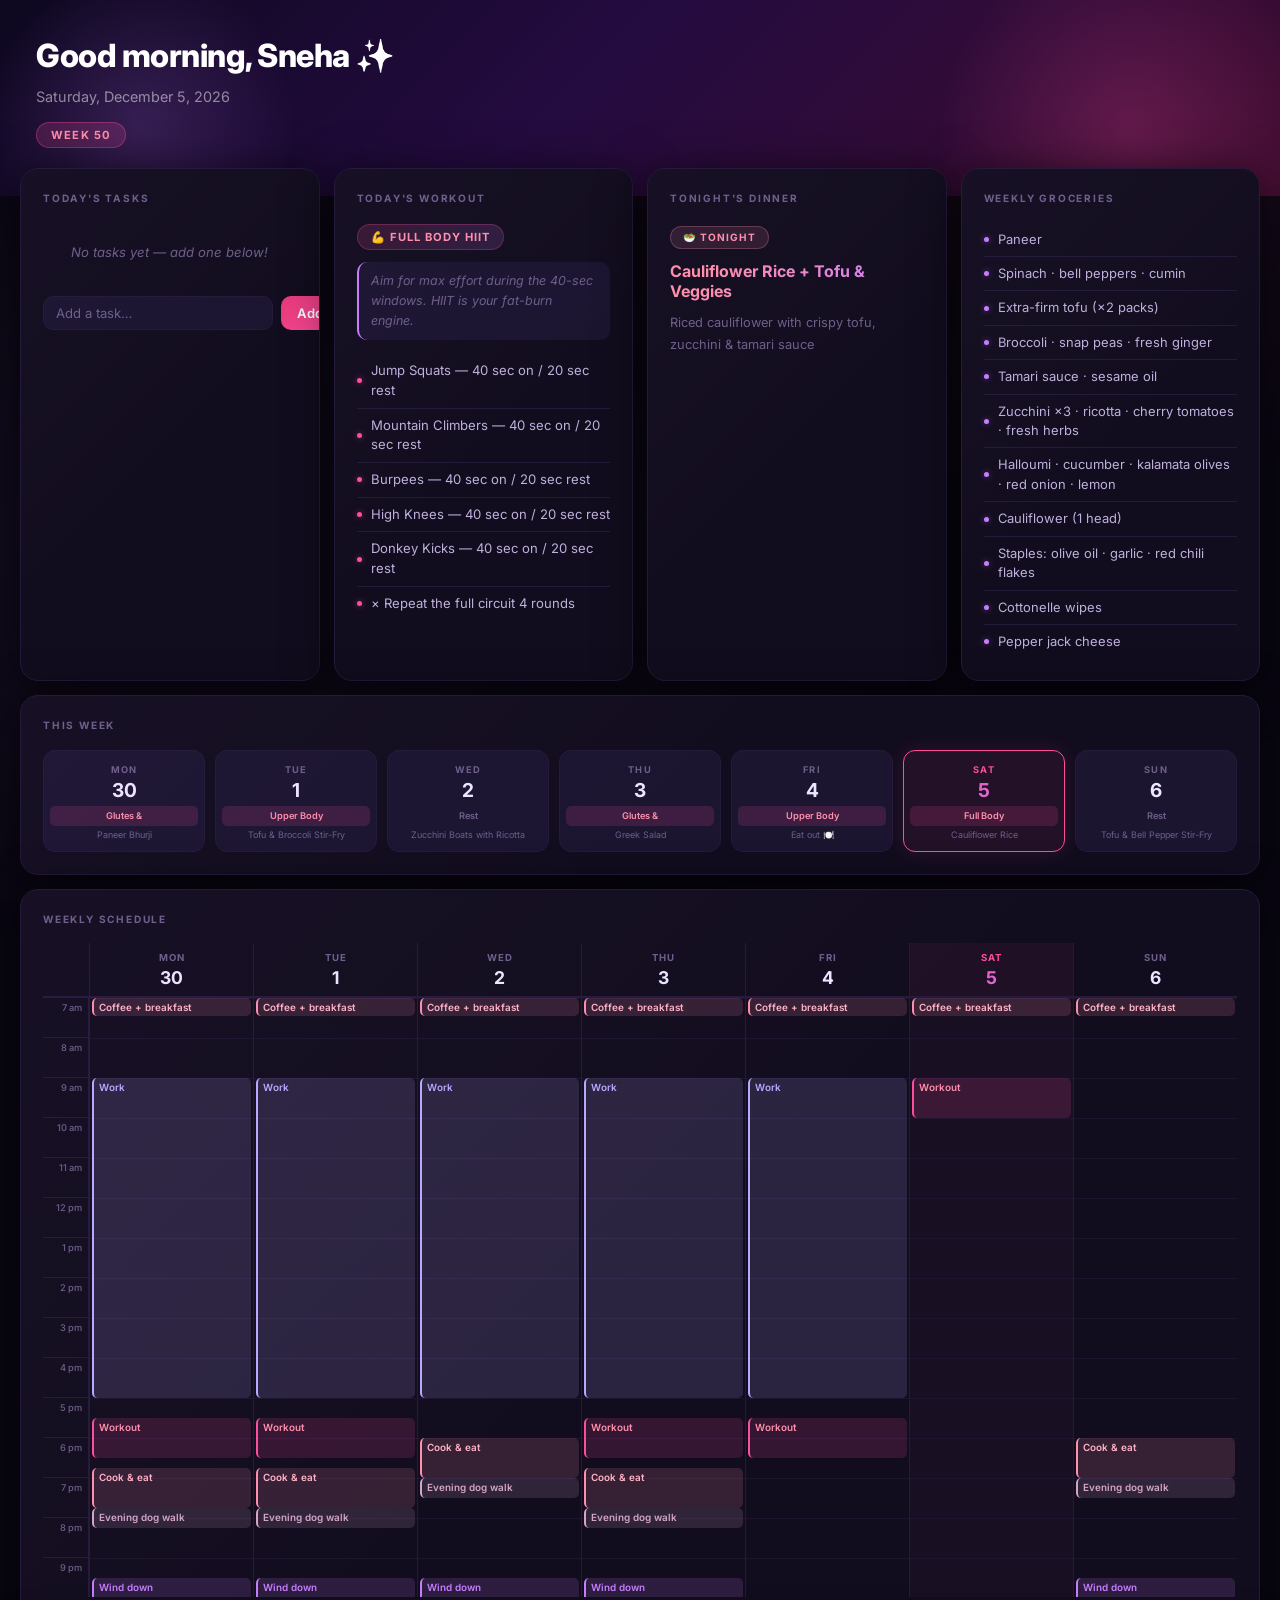
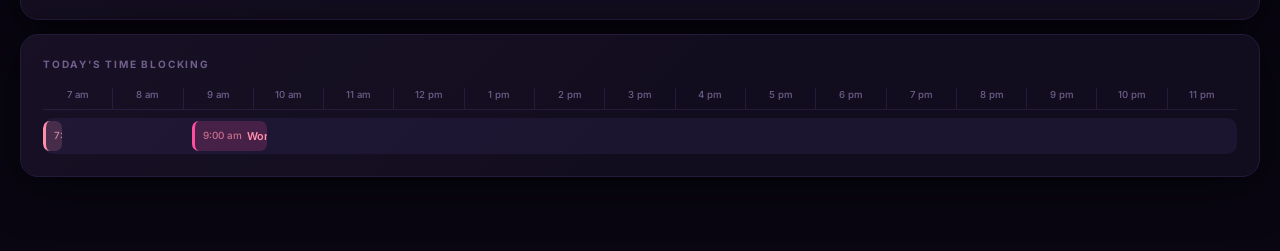
<file: index.html>
<!DOCTYPE html>
<html lang="en">
<head>
  <meta charset="UTF-8">
  <meta name="viewport" content="width=device-width, initial-scale=1.0">
  <title>Daily HQ</title>
  <link rel="preconnect" href="https://fonts.googleapis.com">
  <link rel="preconnect" href="https://fonts.gstatic.com" crossorigin>
  <link href="https://fonts.googleapis.com/css2?family=Inter:wght@400;500;600;700;800&display=swap" rel="stylesheet">
  <link rel="stylesheet" href="style.css">
</head>
<body>

<header>
  <h1 id="greeting"></h1>
  <div class="date-line" id="dateline"></div>
  <span class="week-badge" id="weekbadge"></span>
</header>

<div id="trip-banner" style="display:none"></div>

<main>

  <!-- ── Top 4-column row ── -->
  <div class="grid-4">

    <div class="card">
      <h2>Today's Tasks</h2>
      <ul class="task-list" id="task-list"></ul>
      <div class="add-task">
        <input id="task-input" type="text" placeholder="Add a task…">
        <button id="task-add">Add</button>
      </div>
    </div>

    <div class="card">
      <h2>Today's Workout</h2>
      <div id="workout-body"></div>
    </div>

    <div class="card">
      <h2>Tonight's Dinner</h2>
      <div id="meal-body"></div>
    </div>

    <div class="card">
      <h2>Weekly Groceries</h2>
      <div id="groceries-body"></div>
    </div>

  </div>

  <!-- ── Weekly strip ── -->
  <div class="card full">
    <h2>This Week</h2>
    <div class="week-grid" id="week-grid"></div>
  </div>

  <!-- ── Full week calendar ── -->
  <div class="card full">
    <h2>Weekly Schedule</h2>
    <div id="week-cal"></div>
  </div>

  <!-- ── Today's time blocking (full width, at bottom) ── -->
  <div class="card full">
    <h2>Today's Time Blocking</h2>
    <div id="all-day-events"></div>
    <div id="timeline"></div>
  </div>

</main>

<script src="config.js"></script>
<script src="app.js"></script>
</body>
</html>
</file>
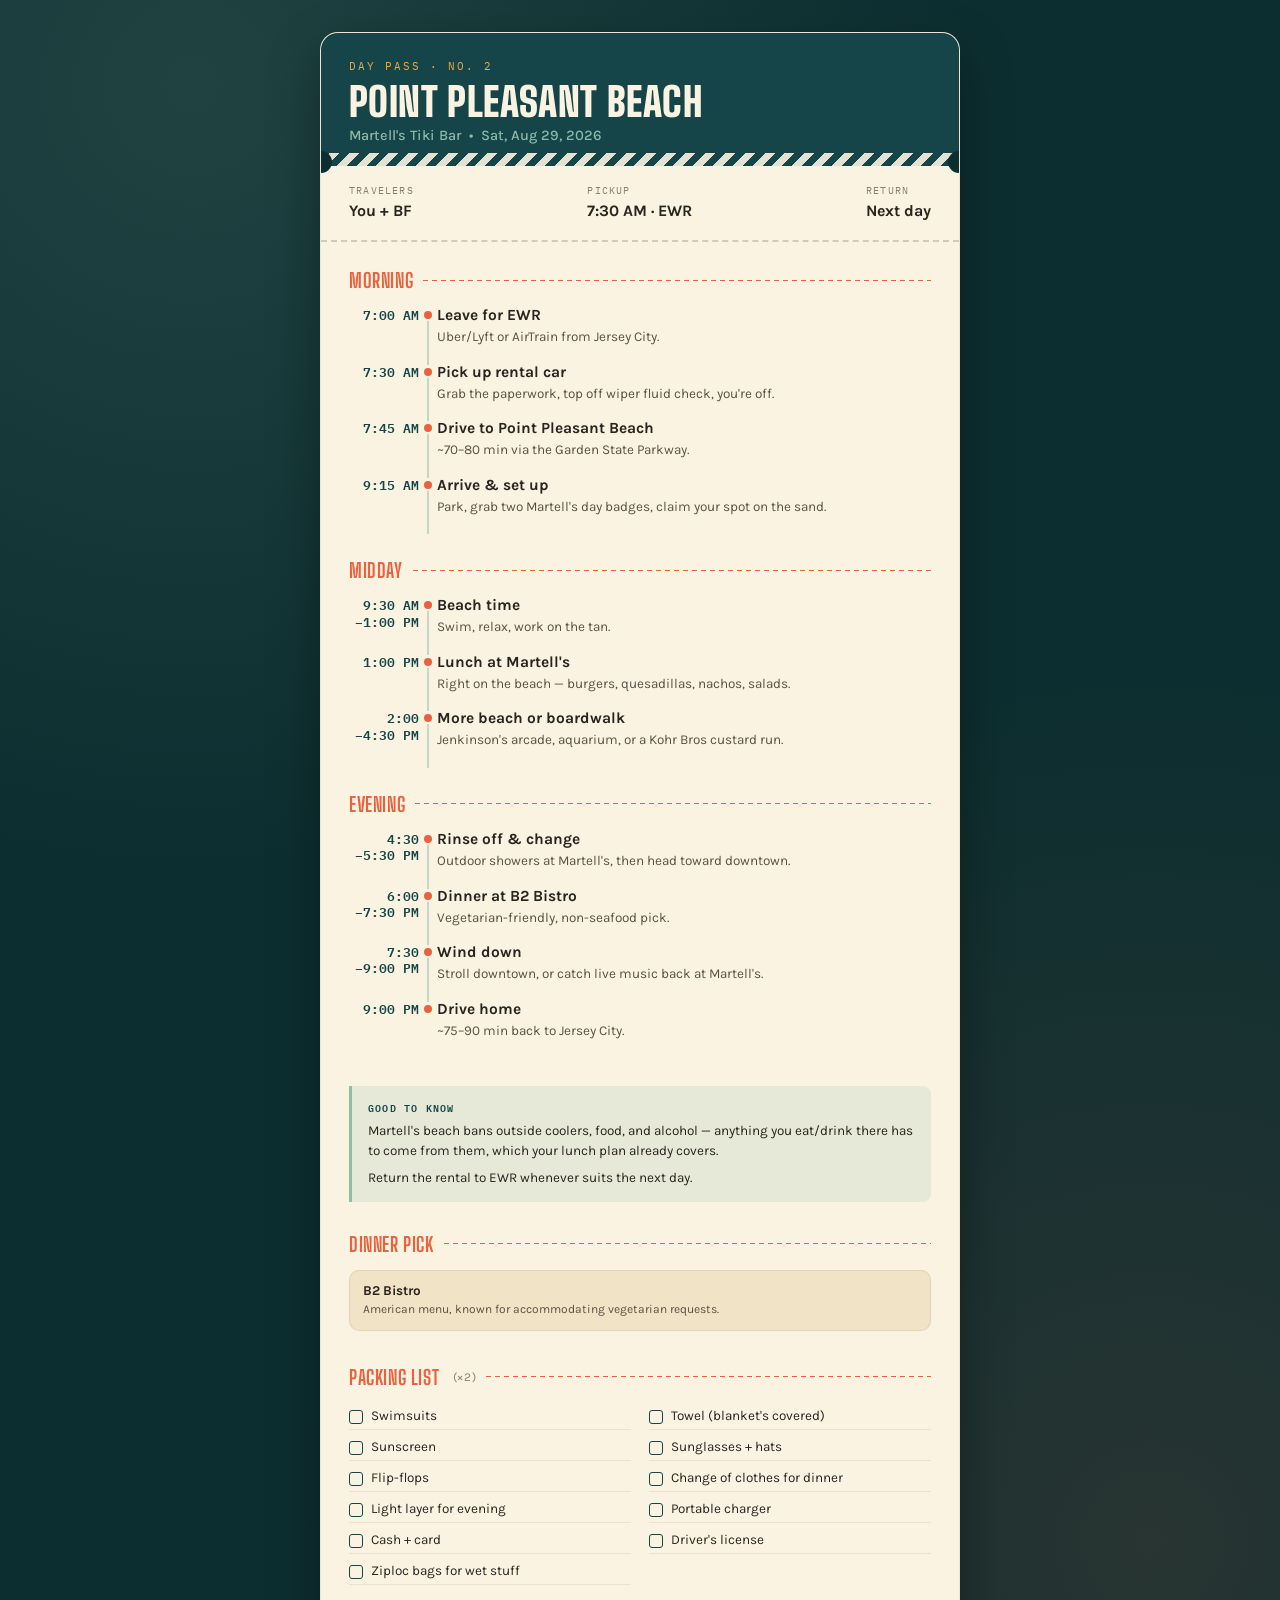
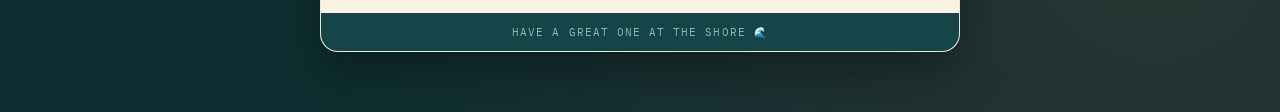
<file: point-pleasant-beach-day.html>
<!DOCTYPE html>
<html lang="en">
<head>
<meta charset="UTF-8">
<title>Point Pleasant Beach Day — Aug 29</title>
<style>
  @import url('https://fonts.googleapis.com/css2?family=Big+Shoulders+Display:wght@700;900&family=Karla:wght@400;500;700&family=IBM+Plex+Mono:wght@400;600&display=swap');

  :root{
    --ocean:#154548;
    --ocean-dark:#0d2e30;
    --sand:#F1E4C6;
    --sand-light:#FAF3E2;
    --coral:#E8623F;
    --seafoam:#8FBBAA;
    --ink:#2A2420;
    --gold:#EFA940;
  }

  *{box-sizing:border-box;}
  html,body{margin:0;padding:0;}
  body{
    background:var(--ocean-dark);
    background-image:
      radial-gradient(circle at 15% 5%, rgba(143,187,170,0.15), transparent 40%),
      radial-gradient(circle at 90% 90%, rgba(232,98,63,0.12), transparent 45%);
    font-family:'Karla', sans-serif;
    color:var(--ink);
    padding:32px 14px 60px;
    -webkit-font-smoothing:antialiased;
  }

  .sheet{
    max-width:640px;
    margin:0 auto;
  }

  /* ===== Ticket header ===== */
  .ticket{
    background:var(--sand-light);
    border-radius:18px;
    position:relative;
    overflow:hidden;
    box-shadow:0 20px 50px rgba(0,0,0,0.35);
    border:1px solid rgba(0,0,0,0.06);
  }
  .ticket-top{
    background:var(--ocean);
    color:var(--sand-light);
    padding:26px 28px 22px;
    position:relative;
  }
  .eyebrow{
    font-family:'IBM Plex Mono', monospace;
    font-size:11px;
    letter-spacing:0.18em;
    text-transform:uppercase;
    color:var(--gold);
    margin:0 0 10px;
  }
  h1{
    font-family:'Big Shoulders Display', sans-serif;
    font-weight:900;
    font-size:40px;
    line-height:0.95;
    margin:0 0 6px;
    text-transform:uppercase;
    letter-spacing:0.01em;
  }
  .sub{
    font-size:14.5px;
    color:var(--seafoam);
    margin:0;
    font-weight:500;
  }
  .waves{
    position:absolute; bottom:-1px; left:0; width:100%; height:14px;
    background:repeating-linear-gradient(-45deg, var(--sand-light) 0 7px, transparent 7px 14px);
    opacity:0.9;
  }
  .ticket-meta{
    display:flex;
    justify-content:space-between;
    padding:18px 28px 20px;
    border-bottom:2px dashed rgba(42,36,32,0.2);
  }
  .meta-item .label{
    font-family:'IBM Plex Mono', monospace;
    font-size:10px;
    letter-spacing:0.12em;
    text-transform:uppercase;
    color:#8a7f6f;
    margin:0 0 4px;
  }
  .meta-item .value{
    font-size:16px;
    font-weight:700;
    margin:0;
  }
  .punch{
    position:absolute;
    width:22px; height:22px;
    background:var(--ocean-dark);
    border-radius:50%;
    top:118px;
  }
  .punch.left{ left:-11px; }
  .punch.right{ right:-11px; }

  /* ===== Timeline ===== */
  .timeline{
    padding:26px 28px 8px;
  }
  .block-title{
    font-family:'Big Shoulders Display', sans-serif;
    font-weight:700;
    font-size:20px;
    text-transform:uppercase;
    letter-spacing:0.03em;
    color:var(--coral);
    margin:26px 0 14px;
    display:flex;
    align-items:center;
    gap:10px;
  }
  .block-title:first-child{ margin-top:0; }
  .block-title::after{
    content:'';
    flex:1;
    height:1px;
    background:repeating-linear-gradient(to right, var(--coral) 0 5px, transparent 5px 9px);
  }

  .row{
    display:grid;
    grid-template-columns:70px 1fr;
    gap:18px;
    position:relative;
    padding-bottom:16px;
  }
  .row::before{
    content:'';
    position:absolute;
    left:78px; top:6px; bottom:-2px;
    width:2px;
    background:var(--seafoam);
    opacity:0.5;
  }
  .row:last-child::before{ display:none; }
  .time{
    font-family:'IBM Plex Mono', monospace;
    font-size:12.5px;
    font-weight:600;
    color:var(--ocean);
    text-align:right;
    padding-top:1px;
    line-height:1.3;
  }
  .dot{
    position:absolute;
    left:73px; top:3px;
    width:12px; height:12px;
    border-radius:50%;
    background:var(--coral);
    border:2px solid var(--sand-light);
  }
  .event h3{
    margin:0 0 3px;
    font-size:15.5px;
    font-weight:700;
  }
  .event p{
    margin:0;
    font-size:13.5px;
    color:#5b5145;
    line-height:1.45;
  }

  /* ===== Callout ===== */
  .callout{
    margin:22px 28px 0;
    background:rgba(143,187,170,0.18);
    border-left:3px solid var(--seafoam);
    padding:14px 16px;
    border-radius:0 8px 8px 0;
  }
  .callout .label{
    font-family:'IBM Plex Mono', monospace;
    font-size:10px;
    letter-spacing:0.12em;
    text-transform:uppercase;
    color:var(--ocean);
    margin:0 0 6px;
    font-weight:600;
  }
  .callout p{
    margin:0 0 6px;
    font-size:13.5px;
    line-height:1.5;
  }
  .callout p:last-child{ margin-bottom:0; }

  /* ===== Dinner cards ===== */
  .dinner-section{ padding:8px 28px 4px; }
  .cards{
    display:grid;
    grid-template-columns:1fr;
    gap:10px;
    margin-top:14px;
  }
  .card{
    background:var(--sand);
    border-radius:10px;
    padding:12px 13px;
    border:1px solid rgba(42,36,32,0.08);
  }
  .card .name{
    font-weight:700;
    font-size:13.5px;
    margin:0 0 3px;
  }
  .card .desc{
    font-size:12px;
    color:#5b5145;
    margin:0;
    line-height:1.4;
  }

  /* ===== Packing list ===== */
  .packing{
    padding:8px 28px 28px;
  }
  .pack-grid{
    display:grid;
    grid-template-columns:1fr 1fr;
    gap:4px 18px;
    margin-top:12px;
  }
  .pack-item{
    display:flex;
    align-items:flex-start;
    gap:8px;
    font-size:13.5px;
    padding:5px 0;
    border-bottom:1px solid rgba(42,36,32,0.08);
  }
  .pack-item .box{
    width:14px; height:14px;
    border:1.5px solid var(--ocean);
    border-radius:3px;
    flex-shrink:0;
    margin-top:2px;
  }

  .footer-strip{
    background:var(--ocean);
    color:var(--seafoam);
    text-align:center;
    padding:12px;
    font-family:'IBM Plex Mono', monospace;
    font-size:10.5px;
    letter-spacing:0.1em;
    text-transform:uppercase;
  }

  @media (max-width:420px){
    h1{ font-size:32px; }
    .ticket-meta{ flex-wrap:wrap; gap:14px; }
    .cards{ grid-template-columns:1fr; }
    .pack-grid{ grid-template-columns:1fr; }
    .row{ grid-template-columns:60px 1fr; gap:14px; }
    .row::before{ left:64px; }
    .dot{ left:59px; }
  }
</style>
</head>
<body>
  <div class="sheet">
    <div class="ticket">

      <div class="ticket-top">
        <p class="eyebrow">Day Pass · No. 2</p>
        <h1>Point Pleasant Beach</h1>
        <p class="sub">Martell's Tiki Bar &nbsp;•&nbsp; Sat, Aug 29, 2026</p>
        <div class="waves"></div>
      </div>

      <div class="punch left"></div>
      <div class="punch right"></div>
      <div class="ticket-meta">
        <div class="meta-item">
          <p class="label">Travelers</p>
          <p class="value">You + BF</p>
        </div>
        <div class="meta-item">
          <p class="label">Pickup</p>
          <p class="value">7:30 AM · EWR</p>
        </div>
        <div class="meta-item">
          <p class="label">Return</p>
          <p class="value">Next day</p>
        </div>
      </div>

      <div class="timeline">

        <p class="block-title">Morning</p>
        <div class="row">
          <div class="time">7:00 AM</div>
          <div class="dot"></div>
          <div class="event"><h3>Leave for EWR</h3><p>Uber/Lyft or AirTrain from Jersey City.</p></div>
        </div>
        <div class="row">
          <div class="time">7:30 AM</div>
          <div class="dot"></div>
          <div class="event"><h3>Pick up rental car</h3><p>Grab the paperwork, top off wiper fluid check, you're off.</p></div>
        </div>
        <div class="row">
          <div class="time">7:45 AM</div>
          <div class="dot"></div>
          <div class="event"><h3>Drive to Point Pleasant Beach</h3><p>~70–80 min via the Garden State Parkway.</p></div>
        </div>
        <div class="row">
          <div class="time">9:15 AM</div>
          <div class="dot"></div>
          <div class="event"><h3>Arrive &amp; set up</h3><p>Park, grab two Martell's day badges, claim your spot on the sand.</p></div>
        </div>

        <p class="block-title">Midday</p>
        <div class="row">
          <div class="time">9:30 AM<br>–1:00 PM</div>
          <div class="dot"></div>
          <div class="event"><h3>Beach time</h3><p>Swim, relax, work on the tan.</p></div>
        </div>
        <div class="row">
          <div class="time">1:00 PM</div>
          <div class="dot"></div>
          <div class="event"><h3>Lunch at Martell's</h3><p>Right on the beach — burgers, quesadillas, nachos, salads.</p></div>
        </div>
        <div class="row">
          <div class="time">2:00<br>–4:30 PM</div>
          <div class="dot"></div>
          <div class="event"><h3>More beach or boardwalk</h3><p>Jenkinson's arcade, aquarium, or a Kohr Bros custard run.</p></div>
        </div>

        <p class="block-title">Evening</p>
        <div class="row">
          <div class="time">4:30<br>–5:30 PM</div>
          <div class="dot"></div>
          <div class="event"><h3>Rinse off &amp; change</h3><p>Outdoor showers at Martell's, then head toward downtown.</p></div>
        </div>
        <div class="row">
          <div class="time">6:00<br>–7:30 PM</div>
          <div class="dot"></div>
          <div class="event"><h3>Dinner at B2 Bistro</h3><p>Vegetarian-friendly, non-seafood pick.</p></div>
        </div>
        <div class="row">
          <div class="time">7:30<br>–9:00 PM</div>
          <div class="dot"></div>
          <div class="event"><h3>Wind down</h3><p>Stroll downtown, or catch live music back at Martell's.</p></div>
        </div>
        <div class="row">
          <div class="time">9:00 PM</div>
          <div class="dot"></div>
          <div class="event"><h3>Drive home</h3><p>~75–90 min back to Jersey City.</p></div>
        </div>
      </div>

      <div class="callout">
        <p class="label">Good to know</p>
        <p>Martell's beach bans outside coolers, food, and alcohol — anything you eat/drink there has to come from them, which your lunch plan already covers.</p>
        <p>Return the rental to EWR whenever suits the next day.</p>
      </div>

      <div class="dinner-section">
        <p class="block-title" style="margin-top:22px;">Dinner Pick</p>
        <div class="cards">
          <div class="card">
            <p class="name">B2 Bistro</p>
            <p class="desc">American menu, known for accommodating vegetarian requests.</p>
          </div>
        </div>
      </div>

      <div class="packing">
        <p class="block-title" style="margin-top:22px;">Packing List <span style="color:#8a7f6f; font-size:12px; text-transform:none; font-family:'Karla',sans-serif; font-weight:400;">&nbsp;(×2)</span></p>
        <div class="pack-grid">
          <label class="pack-item"><span class="box"></span> Swimsuits</label>
          <label class="pack-item"><span class="box"></span> Towel (blanket's covered)</label>
          <label class="pack-item"><span class="box"></span> Sunscreen</label>
          <label class="pack-item"><span class="box"></span> Sunglasses + hats</label>
          <label class="pack-item"><span class="box"></span> Flip-flops</label>
          <label class="pack-item"><span class="box"></span> Change of clothes for dinner</label>
          <label class="pack-item"><span class="box"></span> Light layer for evening</label>
          <label class="pack-item"><span class="box"></span> Portable charger</label>
          <label class="pack-item"><span class="box"></span> Cash + card</label>
          <label class="pack-item"><span class="box"></span> Driver's license</label>
          <label class="pack-item"><span class="box"></span> Ziploc bags for wet stuff</label>
        </div>
      </div>

      <div class="footer-strip">Have a great one at the shore 🌊</div>
    </div>
  </div>
</body>
</html>
</file>
<file: style.css>
*, *::before, *::after { box-sizing: border-box; margin: 0; padding: 0; }

:root {
  --bg:        #090612;
  --surface:   #120D1E;
  --surface2:  #1B1530;
  --border:    #251A3A;
  --text:      #EDE6FF;
  --text-sec:  #BFB0DC;
  --muted:     #6E5F8A;
  --pink:       #FF4D9E;
  --pink-light: #FF8FAB;
  --pink-dim:   rgba(255,77,158,0.15);
  --mauve:      #C77DFF;
  --mauve-dim:  rgba(199,125,255,0.15);
  --rose:       #E63979;
  --rose-dim:   rgba(230,57,121,0.15);
  --dusty:      #D4A5C7;
  --lavender:   #B8A9FF;
  --radius: 18px;
  --shadow: 0 8px 48px rgba(0,0,0,0.7);
  --glow-pink:  0 0 24px rgba(255,77,158,0.25);
}

body {
  font-family: 'Inter', system-ui, -apple-system, sans-serif;
  background: var(--bg);
  background-image:
    radial-gradient(ellipse 70% 50% at 15% 60%, rgba(199,125,255,0.06) 0%, transparent 100%),
    radial-gradient(ellipse 60% 40% at 85% 15%, rgba(255,77,158,0.06) 0%, transparent 100%);
  background-attachment: fixed;
  color: var(--text);
  min-height: 100vh;
  padding-bottom: 60px;
  line-height: 1.5;
  -webkit-font-smoothing: antialiased;
}

/* ══════════════════════════════════════
   HEADER
══════════════════════════════════════ */
header {
  background: linear-gradient(135deg, #0E0820 0%, #240B40 45%, #3E0B2F 100%);
  padding: 32px 36px 48px;
  position: relative;
  overflow: hidden;
}
header::before {
  content: '';
  position: absolute;
  top: -80px; right: -60px;
  width: 420px; height: 420px;
  background: radial-gradient(circle, rgba(255,77,158,0.22) 0%, transparent 65%);
  pointer-events: none;
}
header::after {
  content: '';
  position: absolute;
  bottom: -100px; left: -30px;
  width: 340px; height: 340px;
  background: radial-gradient(circle, rgba(199,125,255,0.18) 0%, transparent 65%);
  pointer-events: none;
}
header h1 {
  font-size: 2rem;
  font-weight: 800;
  letter-spacing: -.5px;
  background: linear-gradient(100deg, #fff 30%, #FFB3C6 75%, #D4AAFF 100%);
  -webkit-background-clip: text;
  -webkit-text-fill-color: transparent;
  background-clip: text;
  position: relative;
  z-index: 1;
}
header .date-line {
  font-size: .9rem;
  color: rgba(255,255,255,0.5);
  margin-top: 6px;
  position: relative;
  z-index: 1;
}
.week-badge {
  display: inline-block;
  background: rgba(255,77,158,0.18);
  border: 1px solid rgba(255,77,158,0.35);
  border-radius: 24px;
  padding: 4px 14px;
  font-size: .7rem;
  font-weight: 700;
  margin-top: 14px;
  letter-spacing: 1.2px;
  text-transform: uppercase;
  color: var(--pink-light);
  position: relative;
  z-index: 1;
}

/* ══════════════════════════════════════
   TRIP BANNER
══════════════════════════════════════ */
#trip-banner {
  text-align: center;
  padding: 12px 24px;
  font-size: .87rem;
  font-weight: 600;
}
.trip-banner  { color: #fff; }
.trip-purple  { background: linear-gradient(90deg, #1E0847, #5B1CB6); }
.trip-rose    { background: linear-gradient(90deg, #3D0A20, #C42E60); }
.trip-amber   { background: linear-gradient(90deg, #2A0F3D, #8B3FC0); }
.trip-hotel   { margin-left: 12px; opacity: .75; font-weight: 400; }

/* ══════════════════════════════════════
   LAYOUT
══════════════════════════════════════ */
main {
  max-width: 1400px;
  margin: -28px auto 0;
  padding: 0 20px;
  position: relative;
  z-index: 1;
}

/* 4-column top row */
.grid-4 {
  display: grid;
  grid-template-columns: repeat(4, 1fr);
  gap: 14px;
  margin-bottom: 14px;
}
@media (max-width: 1100px) { .grid-4 { grid-template-columns: repeat(2, 1fr); } }
@media (max-width: 600px)  { .grid-4 { grid-template-columns: 1fr; } }

.full {
  grid-column: 1 / -1;
  margin-bottom: 14px;
}

/* ══════════════════════════════════════
   CARD
══════════════════════════════════════ */
.card {
  background: var(--surface);
  border-radius: var(--radius);
  box-shadow: var(--shadow);
  border: 1px solid var(--border);
  padding: 22px;
  position: relative;
  overflow: hidden;
}
.card::after {
  content: '';
  position: absolute;
  inset: 0;
  border-radius: var(--radius);
  background: linear-gradient(135deg, rgba(199,125,255,0.03) 0%, transparent 55%);
  pointer-events: none;
}
.card h2 {
  font-size: .63rem;
  font-weight: 700;
  letter-spacing: 1.8px;
  text-transform: uppercase;
  color: var(--muted);
  margin-bottom: 16px;
}

/* ══════════════════════════════════════
   TASKS
══════════════════════════════════════ */
.task-list { list-style: none; }
.task-item {
  display: flex;
  align-items: flex-start;
  gap: 10px;
  padding: 9px 0;
  border-bottom: 1px solid var(--border);
  font-size: .83rem;
  color: var(--text-sec);
  line-height: 1.45;
}
.task-item:last-child { border-bottom: none; }
.task-item input[type="checkbox"] {
  width: 15px; height: 15px;
  accent-color: var(--pink);
  flex-shrink: 0;
  cursor: pointer;
  margin-top: 3px;
}
.task-item.done span { text-decoration: line-through; color: var(--muted); }
.task-item span { flex: 1; }
.task-item .del-btn {
  flex-shrink: 0;
  background: none;
  border: none;
  cursor: pointer;
  color: var(--muted);
  font-size: 1.1rem;
  line-height: 1;
  padding: 0 2px;
  opacity: 0;
  transition: opacity .15s, color .15s;
}
.task-item:hover .del-btn { opacity: 1; }
.task-item .del-btn:hover  { color: var(--pink); }

.add-task { display: flex; gap: 8px; margin-top: 14px; }
.add-task input {
  flex: 1;
  background: var(--surface2);
  border: 1px solid var(--border);
  border-radius: 10px;
  padding: 8px 12px;
  font-size: .82rem;
  font-family: inherit;
  color: var(--text);
  outline: none;
  transition: border-color .2s, box-shadow .2s;
}
.add-task input::placeholder { color: var(--muted); }
.add-task input:focus {
  border-color: var(--pink);
  box-shadow: 0 0 0 3px rgba(255,77,158,0.12);
}
.add-task button {
  background: linear-gradient(135deg, var(--rose) 0%, var(--pink) 100%);
  color: #fff;
  border: none;
  border-radius: 10px;
  padding: 8px 16px;
  font-size: .82rem;
  font-weight: 600;
  font-family: inherit;
  cursor: pointer;
  transition: opacity .15s, box-shadow .2s;
}
.add-task button:hover { opacity: .88; box-shadow: var(--glow-pink); }
.empty-tasks { color: var(--muted); font-size: .82rem; text-align: center; padding: 20px 0; font-style: italic; }

/* ══════════════════════════════════════
   WORKOUT
══════════════════════════════════════ */
.workout-focus {
  display: inline-flex;
  align-items: center;
  gap: 6px;
  background: linear-gradient(120deg, var(--pink-dim), var(--mauve-dim));
  border: 1px solid rgba(255,77,158,0.25);
  color: var(--pink-light);
  border-radius: 24px;
  padding: 4px 13px;
  font-size: .7rem;
  font-weight: 700;
  text-transform: uppercase;
  letter-spacing: 1px;
  margin-bottom: 12px;
}
.rest-badge {
  display: inline-flex;
  align-items: center;
  gap: 6px;
  background: var(--surface2);
  border: 1px solid var(--border);
  color: var(--muted);
  border-radius: 24px;
  padding: 4px 13px;
  font-size: .7rem;
  font-weight: 700;
  text-transform: uppercase;
  letter-spacing: 1px;
  margin-bottom: 12px;
}
.workout-tip {
  font-size: .78rem;
  color: var(--muted);
  font-style: italic;
  line-height: 1.6;
  margin-bottom: 14px;
  padding: 9px 12px;
  background: var(--surface2);
  border-radius: 10px;
  border-left: 2px solid var(--mauve);
}
.exercise-list { list-style: none; }
.exercise-list li {
  font-size: .82rem;
  color: var(--text-sec);
  padding: 7px 0;
  border-bottom: 1px solid var(--border);
  display: flex;
  align-items: center;
  gap: 9px;
}
.exercise-list li:last-child { border-bottom: none; }
.exercise-list li::before {
  content: '';
  flex-shrink: 0;
  width: 5px; height: 5px;
  border-radius: 50%;
  background: var(--pink);
  box-shadow: 0 0 6px rgba(255,77,158,0.5);
}

/* ══════════════════════════════════════
   MEAL
══════════════════════════════════════ */
.meal-name {
  font-size: 1rem;
  font-weight: 700;
  background: linear-gradient(100deg, var(--pink-light) 20%, var(--mauve) 100%);
  -webkit-background-clip: text;
  -webkit-text-fill-color: transparent;
  background-clip: text;
  margin-bottom: 10px;
  line-height: 1.3;
}
.meal-prep { font-size: .8rem; color: var(--muted); line-height: 1.7; }
.meal-tag {
  display: inline-block;
  background: rgba(255,143,171,0.12);
  border: 1px solid rgba(255,143,171,0.25);
  color: var(--pink-light);
  border-radius: 24px;
  padding: 3px 12px;
  font-size: .63rem;
  font-weight: 700;
  letter-spacing: 1px;
  text-transform: uppercase;
  margin-bottom: 12px;
}
.eat-out-tag {
  display: inline-block;
  background: rgba(199,125,255,0.12);
  border: 1px solid rgba(199,125,255,0.25);
  color: var(--mauve);
  border-radius: 24px;
  padding: 3px 12px;
  font-size: .63rem;
  font-weight: 700;
  letter-spacing: 1px;
  text-transform: uppercase;
  margin-bottom: 12px;
}

/* ══════════════════════════════════════
   GROCERIES
══════════════════════════════════════ */
.grocery-list { list-style: none; }
.grocery-list li {
  font-size: .81rem;
  color: var(--text-sec);
  padding: 7px 0;
  border-bottom: 1px solid var(--border);
  display: flex;
  align-items: center;
  gap: 9px;
}
.grocery-list li:last-child { border-bottom: none; }
.grocery-list li::before {
  content: '';
  flex-shrink: 0;
  width: 5px; height: 5px;
  border-radius: 50%;
  background: var(--mauve);
  box-shadow: 0 0 6px rgba(199,125,255,0.45);
}

/* ══════════════════════════════════════
   WEEKLY STRIP
══════════════════════════════════════ */
.week-grid {
  display: grid;
  grid-template-columns: repeat(7, 1fr);
  gap: 10px;
}
.day-col {
  background: var(--surface2);
  border-radius: 12px;
  border: 1px solid var(--border);
  padding: 12px 6px 10px;
  text-align: center;
  cursor: default;
  transition: border-color .2s;
}
.day-col.today {
  border-color: var(--pink);
  background: rgba(255,77,158,0.07);
  box-shadow: 0 0 20px rgba(255,77,158,0.12);
}
.day-col.trip-day { border-color: var(--rose); background: rgba(230,57,121,0.07); }
.day-col .day-name {
  font-size: .58rem; font-weight: 700; letter-spacing: 1.2px;
  text-transform: uppercase; color: var(--muted);
}
.day-col.today .day-name { color: var(--pink); }
.day-col .day-num {
  font-size: 1.2rem; font-weight: 700; color: var(--text); margin: 5px 0; line-height: 1;
}
.day-col.today .day-num {
  background: linear-gradient(135deg, var(--pink), var(--mauve));
  -webkit-background-clip: text;
  -webkit-text-fill-color: transparent;
  background-clip: text;
}
.day-col .day-workout { font-size: .58rem; font-weight: 600; padding: 3px 4px; border-radius: 5px; margin: 4px 0 3px; }
.day-col .day-workout.active { background: var(--pink-dim);  color: var(--pink-light); }
.day-col .day-workout.rest   { background: transparent;      color: var(--muted); }
.day-col .day-workout.away   { background: var(--rose-dim);  color: var(--pink-light); }
.day-col .day-meal { font-size: .56rem; color: var(--muted); margin-top: 3px; line-height: 1.4; }

/* ══════════════════════════════════════
   FULL WEEK CALENDAR
══════════════════════════════════════ */

/* Header row */
.wcal-header {
  display: grid;
  grid-template-columns: 46px repeat(7, 1fr);
  border-bottom: 1px solid var(--border);
  margin-bottom: 0;
}
.wcal-time-spacer { /* empty corner */ }
.wcal-day-hdr {
  text-align: center;
  padding: 8px 4px 10px;
  border-left: 1px solid var(--border);
}
.wcal-day-hdr.wcal-today-hdr { background: rgba(255,77,158,0.06); }
.wcal-day-hdr.wcal-trip-hdr  { background: rgba(230,57,121,0.06); }
.wcal-day-name {
  display: block;
  font-size: .6rem;
  font-weight: 700;
  letter-spacing: 1px;
  text-transform: uppercase;
  color: var(--muted);
}
.wcal-today-hdr .wcal-day-name { color: var(--pink); }
.wcal-day-num {
  display: block;
  font-size: 1.1rem;
  font-weight: 700;
  color: var(--text);
  margin-top: 3px;
  line-height: 1;
}
.wcal-today-hdr .wcal-day-num {
  background: linear-gradient(135deg, var(--pink), var(--mauve));
  -webkit-background-clip: text;
  -webkit-text-fill-color: transparent;
  background-clip: text;
}

/* Body */
.wcal-body {
  display: grid;
  grid-template-columns: 46px repeat(7, 1fr);
  overflow-y: auto;
  max-height: 600px;
}
.wcal-body::-webkit-scrollbar { width: 4px; }
.wcal-body::-webkit-scrollbar-track { background: transparent; }
.wcal-body::-webkit-scrollbar-thumb { background: var(--border); border-radius: 4px; }

/* Time labels */
.wcal-times { border-right: 1px solid var(--border); }
.wcal-tlabel {
  display: flex;
  align-items: flex-start;
  justify-content: flex-end;
  padding: 3px 6px 0 0;
  font-size: .58rem;
  color: var(--muted);
  font-weight: 500;
  border-top: 1px solid var(--border);
}

/* Day columns */
.wcal-col {
  position: relative;
  border-left: 1px solid var(--border);
  border-top: 1px solid var(--border);
}
.wcal-col.wcal-col-today { background: rgba(255,77,158,0.03); }

.wcal-grid-line {
  position: absolute;
  left: 0; right: 0;
  height: 1px;
  background: var(--border);
  opacity: .6;
}

/* Blocks */
.wcal-block {
  position: absolute;
  left: 2px; right: 2px;
  border-radius: 5px;
  padding: 2px 5px;
  font-size: .62rem;
  font-weight: 600;
  overflow: hidden;
  white-space: nowrap;
  text-overflow: ellipsis;
  border-left: 2px solid;
  cursor: default;
}
/* Reuse color palette */
.wcal-block.purple { background: rgba(184,169,255,0.15); color: var(--lavender);   border-left-color: var(--lavender); }
.wcal-block.green  { background: rgba(255,77,158,0.15);  color: var(--pink-light); border-left-color: var(--pink);     }
.wcal-block.pink   { background: rgba(255,143,171,0.15); color: #FFB3C6;           border-left-color: var(--pink-light);}
.wcal-block.amber  { background: rgba(212,165,199,0.15); color: var(--dusty);      border-left-color: var(--dusty);    }
.wcal-block.violet { background: rgba(199,125,255,0.15); color: var(--mauve);      border-left-color: var(--mauve);    }
.wcal-block.rose   { background: rgba(230,57,121,0.15);  color: var(--pink-light); border-left-color: var(--rose);     }
.wcal-block.cal    { background: rgba(212,165,199,0.13); color: var(--dusty);      border-left-color: var(--dusty);    }

/* Trip overlay */
.wcal-trip-block {
  position: absolute;
  inset: 4px 2px;
  background: var(--rose-dim);
  border: 1px solid rgba(230,57,121,0.3);
  border-radius: 6px;
  display: flex;
  align-items: center;
  justify-content: center;
  font-size: .65rem;
  font-weight: 700;
  color: var(--pink-light);
  text-align: center;
  padding: 4px;
}

/* Now line */
.wcal-now-line {
  position: absolute;
  left: 0; right: 0;
  height: 2px;
  background: var(--pink);
  box-shadow: 0 0 8px rgba(255,77,158,0.7);
  z-index: 4;
  pointer-events: none;
}
.wcal-now-line::before {
  content: '';
  position: absolute;
  left: -1px; top: -3px;
  width: 8px; height: 8px;
  border-radius: 50%;
  background: var(--pink);
  box-shadow: 0 0 8px rgba(255,77,158,0.9);
}

/* ══════════════════════════════════════
   ALL-DAY CHIPS
══════════════════════════════════════ */
#all-day-events { display: flex; flex-wrap: wrap; gap: 6px; margin-bottom: 12px; }
#all-day-events:empty { display: none; }
.all-day-chip {
  display: inline-block;
  background: rgba(212,165,199,0.12);
  border: 1px solid rgba(212,165,199,0.25);
  color: var(--dusty);
  border-radius: 20px;
  padding: 4px 12px;
  font-size: .7rem;
  font-weight: 600;
}

/* ══════════════════════════════════════
   HORIZONTAL TIME BLOCKING
══════════════════════════════════════ */
#timeline { user-select: none; }

/* Hour label row */
.h-hours {
  display: flex;
  border-bottom: 1px solid var(--border);
  margin-bottom: 8px;
}
.h-hour {
  flex: 1;
  font-size: .6rem;
  color: var(--muted);
  font-weight: 500;
  text-align: center;
  padding-bottom: 6px;
  border-left: 1px solid var(--border);
}
.h-hour:first-child { border-left: none; }

/* Block rows */
.h-row {
  position: relative;
  height: 36px;
  background: var(--surface2);
  border-radius: 10px;
  margin-bottom: 8px;
  overflow: hidden;
}
.h-row:last-child { margin-bottom: 0; }

/* Individual blocks */
.h-block {
  position: absolute;
  top: 3px;
  height: 30px;
  border-radius: 7px;
  padding: 0 8px;
  font-size: .68rem;
  font-weight: 600;
  display: flex;
  align-items: center;
  gap: 5px;
  overflow: hidden;
  white-space: nowrap;
  border-left: 3px solid;
  cursor: default;
}
.h-block-time { opacity: .7; font-size: .62rem; font-weight: 500; flex-shrink: 0; }

/* Block colors — match existing palette */
.h-block.purple { background: rgba(184,169,255,0.18); color: var(--lavender);   border-left-color: var(--lavender); }
.h-block.green  { background: rgba(255,77,158,0.18);  color: var(--pink-light); border-left-color: var(--pink);     }
.h-block.pink   { background: rgba(255,143,171,0.18); color: #FFB3C6;           border-left-color: var(--pink-light);}
.h-block.amber  { background: rgba(212,165,199,0.18); color: var(--dusty);      border-left-color: var(--dusty);    }
.h-block.violet { background: rgba(199,125,255,0.18); color: var(--mauve);      border-left-color: var(--mauve);    }
.h-block.rose   { background: rgba(230,57,121,0.18);  color: var(--pink-light); border-left-color: var(--rose);     }
.h-block.cal    { background: rgba(212,165,199,0.15); color: var(--dusty);      border-left-color: var(--dusty);    }

/* Current time needle */
.h-now-line {
  position: absolute;
  top: 0; bottom: 0;
  width: 2px;
  background: var(--pink);
  box-shadow: 0 0 8px rgba(255,77,158,0.8);
  z-index: 5;
  pointer-events: none;
}
.h-now-line::before {
  content: '';
  position: absolute;
  top: -1px; left: -4px;
  width: 8px; height: 8px;
  border-radius: 50%;
  background: var(--pink);
  box-shadow: 0 0 8px rgba(255,77,158,0.9);
}
</file>
